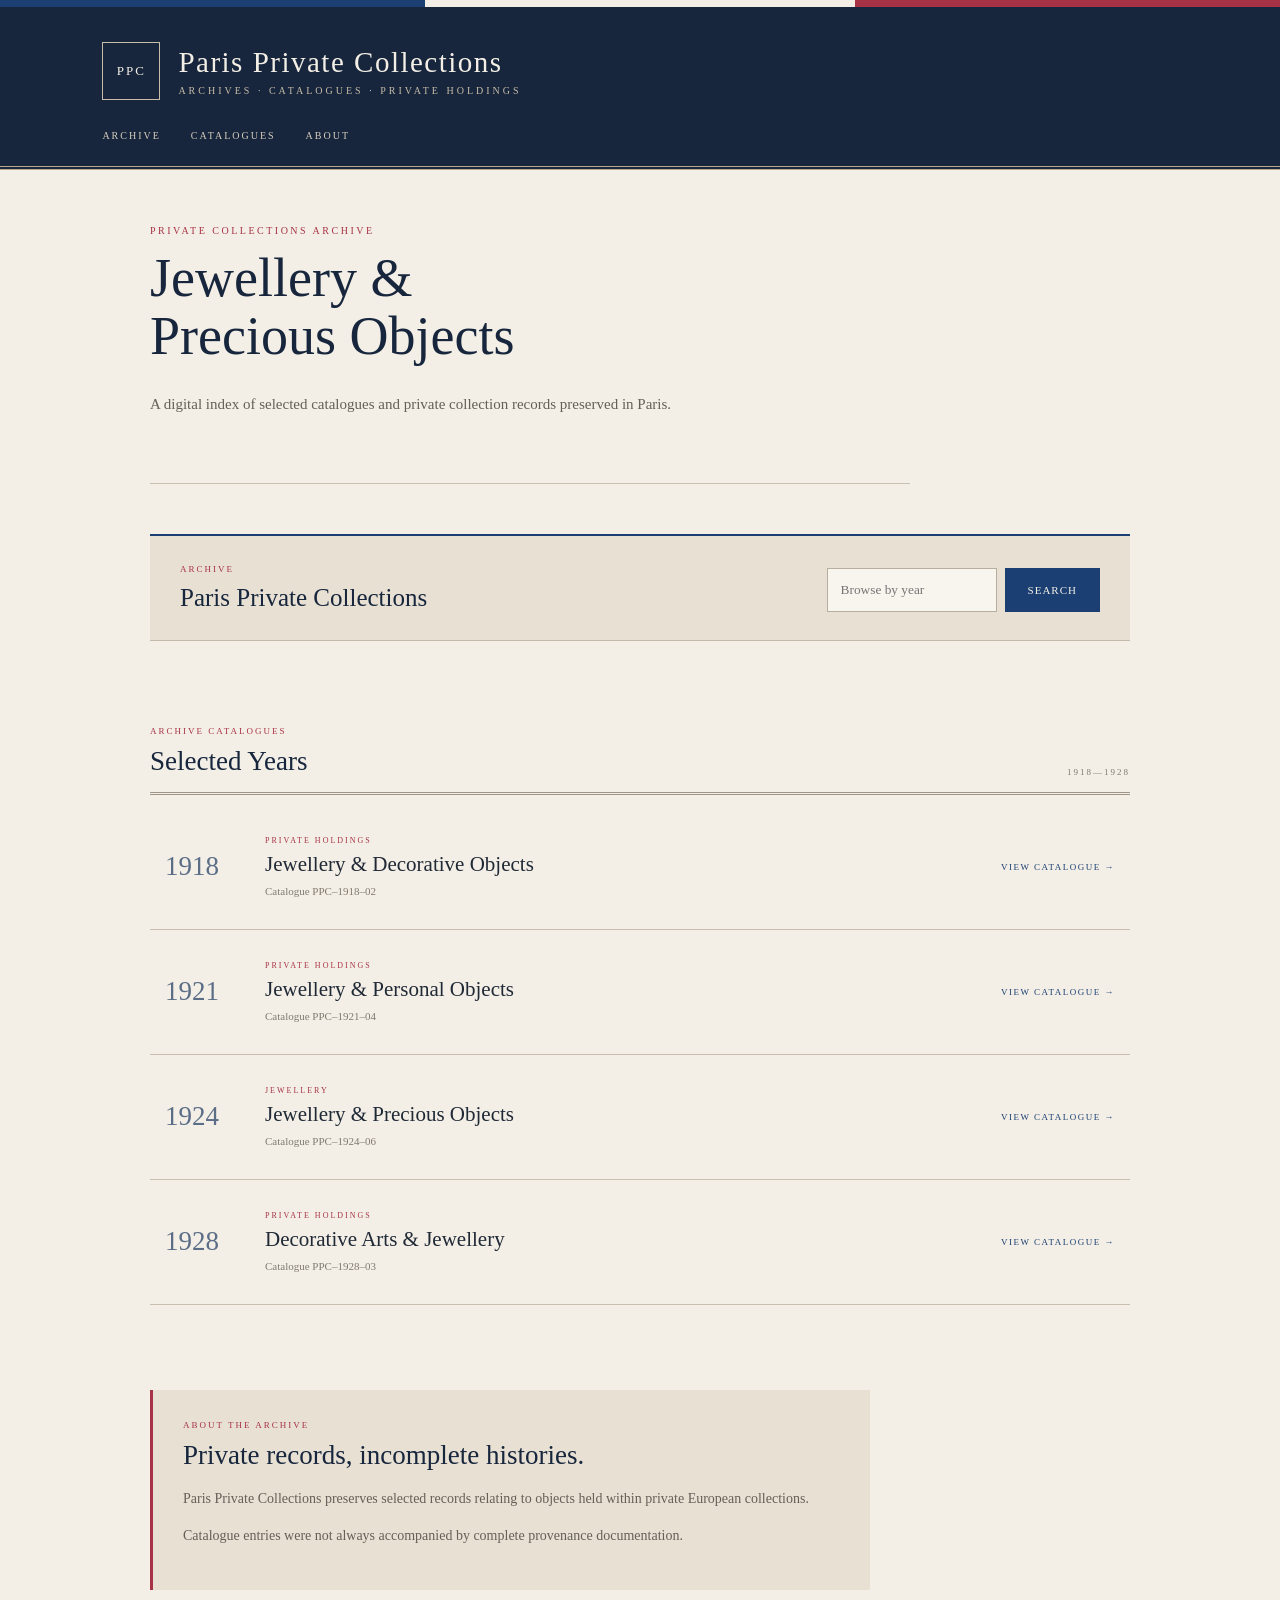
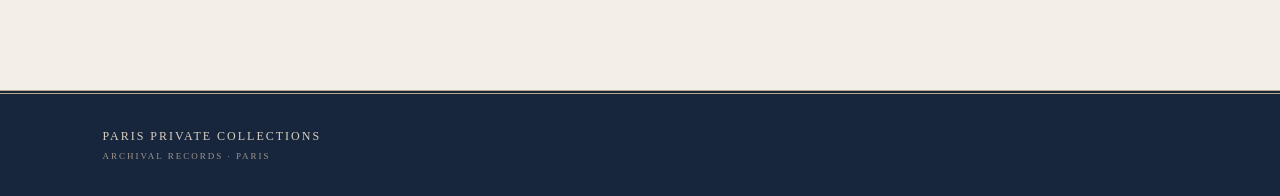
<file: index.html>
<!DOCTYPE html>
<html lang="en">

<head>
    <meta charset="UTF-8">
    <meta name="viewport" content="width=device-width, initial-scale=1.0">

    <title>Paris Private Collections</title>

    <link rel="stylesheet" href="style.css">
</head>

<body>

<header>

    <div class="tricolour-line">
        <span class="blue"></span>
        <span class="white"></span>
        <span class="red"></span>
    </div>

    <div class="header-content">

        <div class="archive-mark">
            PPC
        </div>

        <div>
            <h1>Paris Private Collections</h1>

            <p>
                ARCHIVES · CATALOGUES · PRIVATE HOLDINGS
            </p>
        </div>

    </div>

    <nav>
        <a href="index.html">ARCHIVE</a>
        <a href="#catalogues">CATALOGUES</a>
        <a href="#about">ABOUT</a>
    </nav>

</header>


<main>

    <section class="hero">

        <p class="eyebrow">
            PRIVATE COLLECTIONS ARCHIVE
        </p>

        <h2>
            Jewellery &amp;<br>
            Precious Objects
        </h2>

        <p class="hero-text">
            A digital index of selected catalogues and private
            collection records preserved in Paris.
        </p>

    </section>


    <section class="search-panel">

        <div>

            <p class="label">
                ARCHIVE
            </p>

            <h3>
                Paris Private Collections
            </h3>

        </div>


        <div class="search-box">

            <input
                type="text"
                id="yearInput"
                placeholder="Browse by year"
            >

            <button onclick="searchYear()">
                SEARCH
            </button>

        </div>

    </section>


    <p id="searchMessage" class="search-message"></p>


    <section class="catalogues" id="catalogues">

        <div class="section-heading">

            <div>

                <p class="label">
                    ARCHIVE CATALOGUES
                </p>

                <h3>
                    Selected Years
                </h3>

            </div>

            <span>
                1918—1928
            </span>

        </div>


        <div class="catalogue-list">


            <article class="catalogue-entry">

                <div class="catalogue-year">
                    1918
                </div>

                <div class="catalogue-info">

                    <p class="category">
                        PRIVATE HOLDINGS
                    </p>

                    <h4>
                        Jewellery &amp; Decorative Objects
                    </h4>

                    <span>
                        Catalogue PPC–1918–02
                    </span>

                </div>

                <a href="catalogue-1918.html">
                    VIEW CATALOGUE →
                </a>

            </article>


            <article class="catalogue-entry">

                <div class="catalogue-year">
                    1921
                </div>

                <div class="catalogue-info">

                    <p class="category">
                        PRIVATE HOLDINGS
                    </p>

                    <h4>
                        Jewellery &amp; Personal Objects
                    </h4>

                    <span>
                        Catalogue PPC–1921–04
                    </span>

                </div>

                <a href="catalogue-1921.html">
                    VIEW CATALOGUE →
                </a>

            </article>


            <article class="catalogue-entry">

                <div class="catalogue-year">
                    1924
                </div>

                <div class="catalogue-info">

                    <p class="category">
                        JEWELLERY
                    </p>

                    <h4>
                        Jewellery &amp; Precious Objects
                    </h4>

                    <span>
                        Catalogue PPC–1924–06
                    </span>

                </div>

                <a href="catalogue-1924.html">
                    VIEW CATALOGUE →
                </a>

            </article>


            <article class="catalogue-entry">

                <div class="catalogue-year">
                    1928
                </div>

                <div class="catalogue-info">

                    <p class="category">
                        PRIVATE HOLDINGS
                    </p>

                    <h4>
                        Decorative Arts &amp; Jewellery
                    </h4>

                    <span>
                        Catalogue PPC–1928–03
                    </span>

                </div>

                <a href="catalogue-1928.html">
                    VIEW CATALOGUE →
                </a>

            </article>


        </div>

    </section>


    <section class="about" id="about">

        <p class="label">
            ABOUT THE ARCHIVE
        </p>

        <h3>
            Private records, incomplete histories.
        </h3>

        <p>
            Paris Private Collections preserves selected records
            relating to objects held within private European
            collections.
        </p>

        <p>
            Catalogue entries were not always accompanied by
            complete provenance documentation.
        </p>

    </section>

</main>


<footer>

    <div>
        PARIS PRIVATE COLLECTIONS
    </div>

    <span>
        ARCHIVAL RECORDS · PARIS
    </span>

</footer>


<script>

function searchYear() {

    const year =
        document.getElementById("yearInput").value.trim();

    const message =
        document.getElementById("searchMessage");


    if (year === "1918") {

        window.location.href = "catalogue-1918.html";

    }

    else if (year === "1921") {

        window.location.href = "catalogue-1921.html";

    }

    else if (year === "1924") {

        window.location.href = "catalogue-1924.html";

    }

    else if (year === "1928") {

        window.location.href = "catalogue-1928.html";

    }

    else {

        message.textContent =
            "No catalogue was found for that year.";

    }

}

</script>

</body>
</html>
</file>
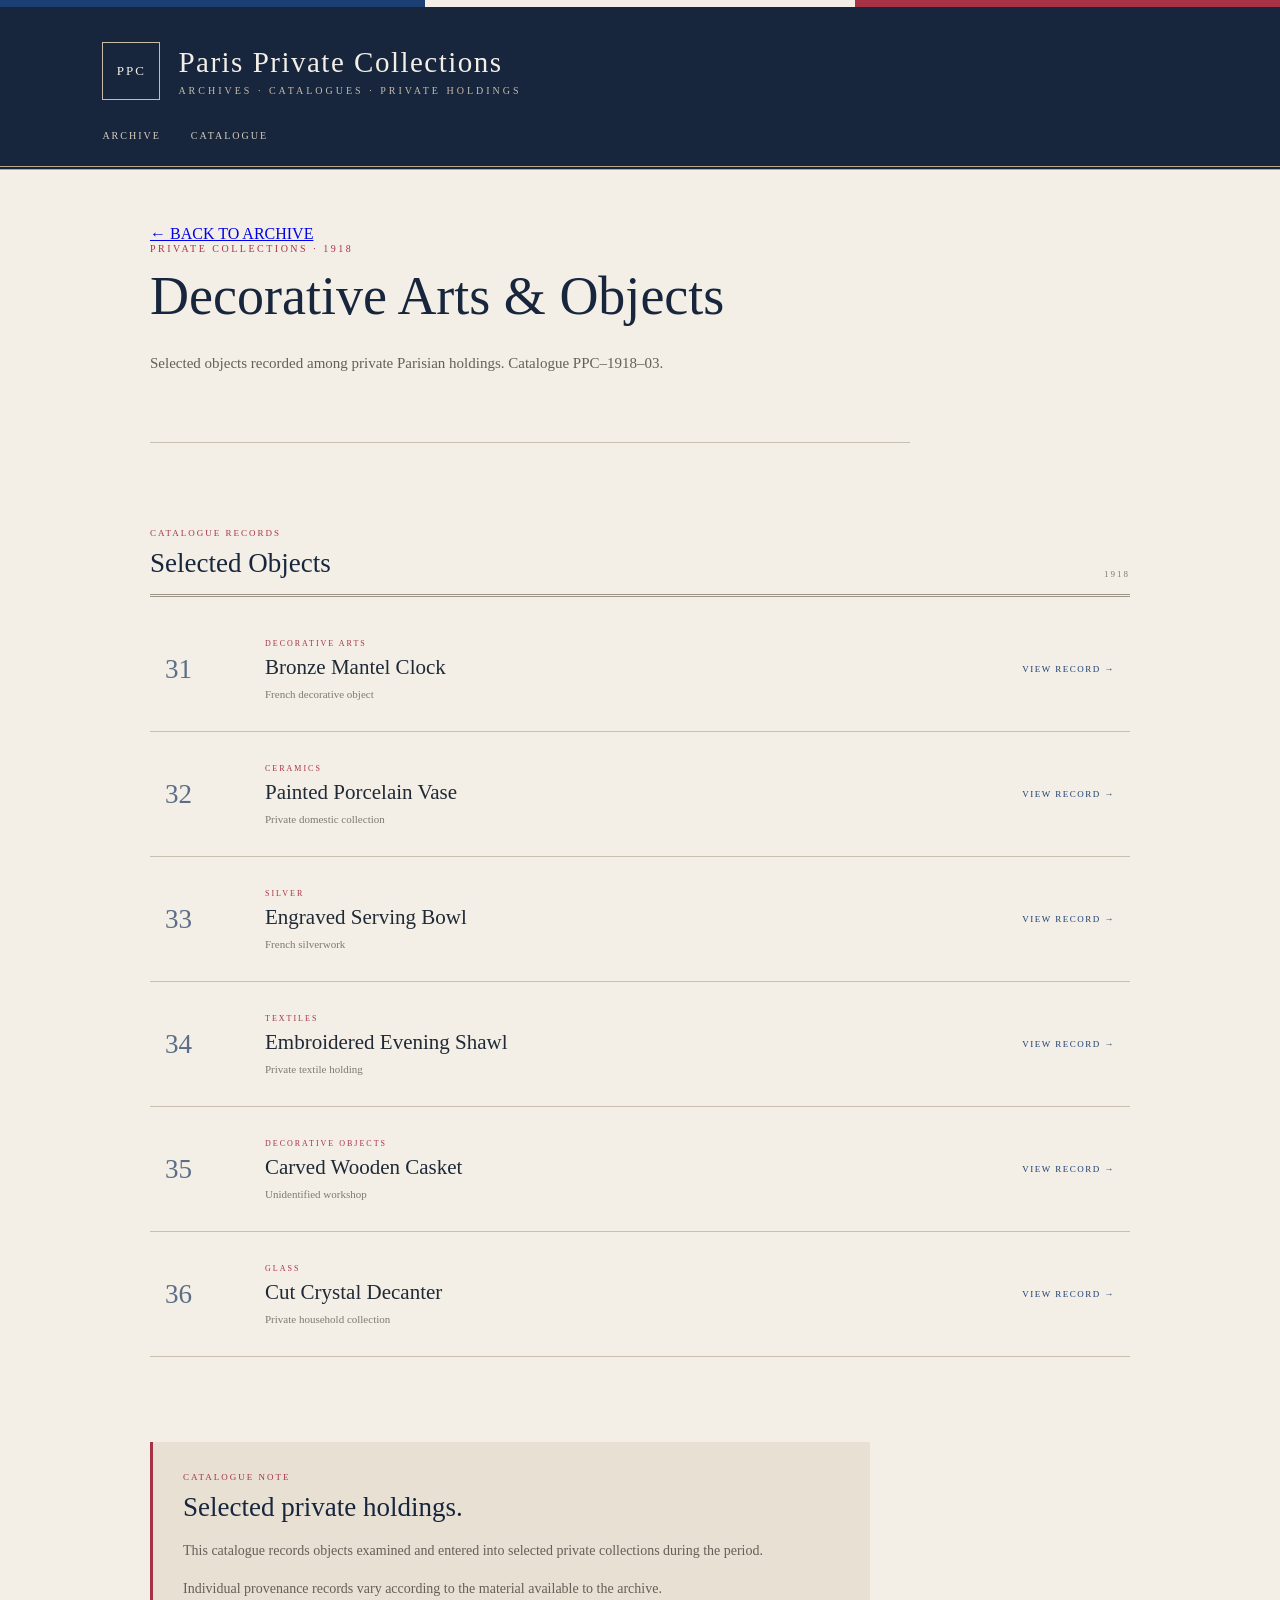
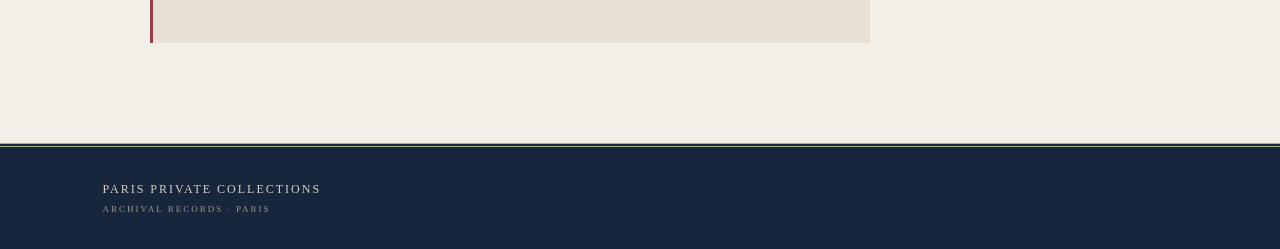
<file: catalogue-1918.html>
<!DOCTYPE html>
<html lang="en">
<head>
    <meta charset="UTF-8">
    <meta name="viewport" content="width=device-width, initial-scale=1.0">
    <title>Paris Private Collections — 1918 Catalogue</title>
    <link rel="stylesheet" href="style.css">
</head>

<body>

<header>
    <div class="tricolour-line">
        <span class="blue"></span>
        <span class="white"></span>
        <span class="red"></span>
    </div>

    <div class="header-content">
        <div class="archive-mark">PPC</div>
        <div>
            <h1>Paris Private Collections</h1>
            <p>ARCHIVES · CATALOGUES · PRIVATE HOLDINGS</p>
        </div>
    </div>

    <nav>
        <a href="index.html">ARCHIVE</a>
        <a href="index.html#catalogues">CATALOGUE</a>
    </nav>
</header>

<main>

    <div class="back-link">
        <a href="index.html">← BACK TO ARCHIVE</a>
    </div>

    <section class="hero">
        <p class="eyebrow">PRIVATE COLLECTIONS · 1918</p>
        <h2>Decorative Arts &amp; Objects</h2>
        <p class="hero-text">
            Selected objects recorded among private Parisian holdings.
            Catalogue PPC–1918–03.
        </p>
    </section>

    <section class="catalogues">

        <div class="section-heading">
            <div>
                <p class="label">CATALOGUE RECORDS</p>
                <h3>Selected Objects</h3>
            </div>
            <span>1918</span>
        </div>

        <div class="catalogue-list">

            <article class="catalogue-entry">
                <div class="catalogue-year">31</div>
                <div class="catalogue-info">
                    <p class="category">DECORATIVE ARTS</p>
                    <h4>Bronze Mantel Clock</h4>
                    <span>French decorative object</span>
                </div>
                <a href="#">VIEW RECORD →</a>
            </article>

            <article class="catalogue-entry">
                <div class="catalogue-year">32</div>
                <div class="catalogue-info">
                    <p class="category">CERAMICS</p>
                    <h4>Painted Porcelain Vase</h4>
                    <span>Private domestic collection</span>
                </div>
                <a href="#">VIEW RECORD →</a>
            </article>

            <article class="catalogue-entry">
                <div class="catalogue-year">33</div>
                <div class="catalogue-info">
                    <p class="category">SILVER</p>
                    <h4>Engraved Serving Bowl</h4>
                    <span>French silverwork</span>
                </div>
                <a href="#">VIEW RECORD →</a>
            </article>

            <article class="catalogue-entry">
                <div class="catalogue-year">34</div>
                <div class="catalogue-info">
                    <p class="category">TEXTILES</p>
                    <h4>Embroidered Evening Shawl</h4>
                    <span>Private textile holding</span>
                </div>
                <a href="#">VIEW RECORD →</a>
            </article>

            <article class="catalogue-entry">
                <div class="catalogue-year">35</div>
                <div class="catalogue-info">
                    <p class="category">DECORATIVE OBJECTS</p>
                    <h4>Carved Wooden Casket</h4>
                    <span>Unidentified workshop</span>
                </div>
                <a href="#">VIEW RECORD →</a>
            </article>

            <article class="catalogue-entry">
                <div class="catalogue-year">36</div>
                <div class="catalogue-info">
                    <p class="category">GLASS</p>
                    <h4>Cut Crystal Decanter</h4>
                    <span>Private household collection</span>
                </div>
                <a href="#">VIEW RECORD →</a>
            </article>

        </div>

    </section>

    <section class="about">
        <p class="label">CATALOGUE NOTE</p>
        <h3>Selected private holdings.</h3>
        <p>
            This catalogue records objects examined and entered into
            selected private collections during the period.
        </p>
        <p>
            Individual provenance records vary according to the material
            available to the archive.
        </p>
    </section>

</main>

<footer>
    <div>PARIS PRIVATE COLLECTIONS</div>
    <span>ARCHIVAL RECORDS · PARIS</span>
</footer>

</body>
</html>
</file>
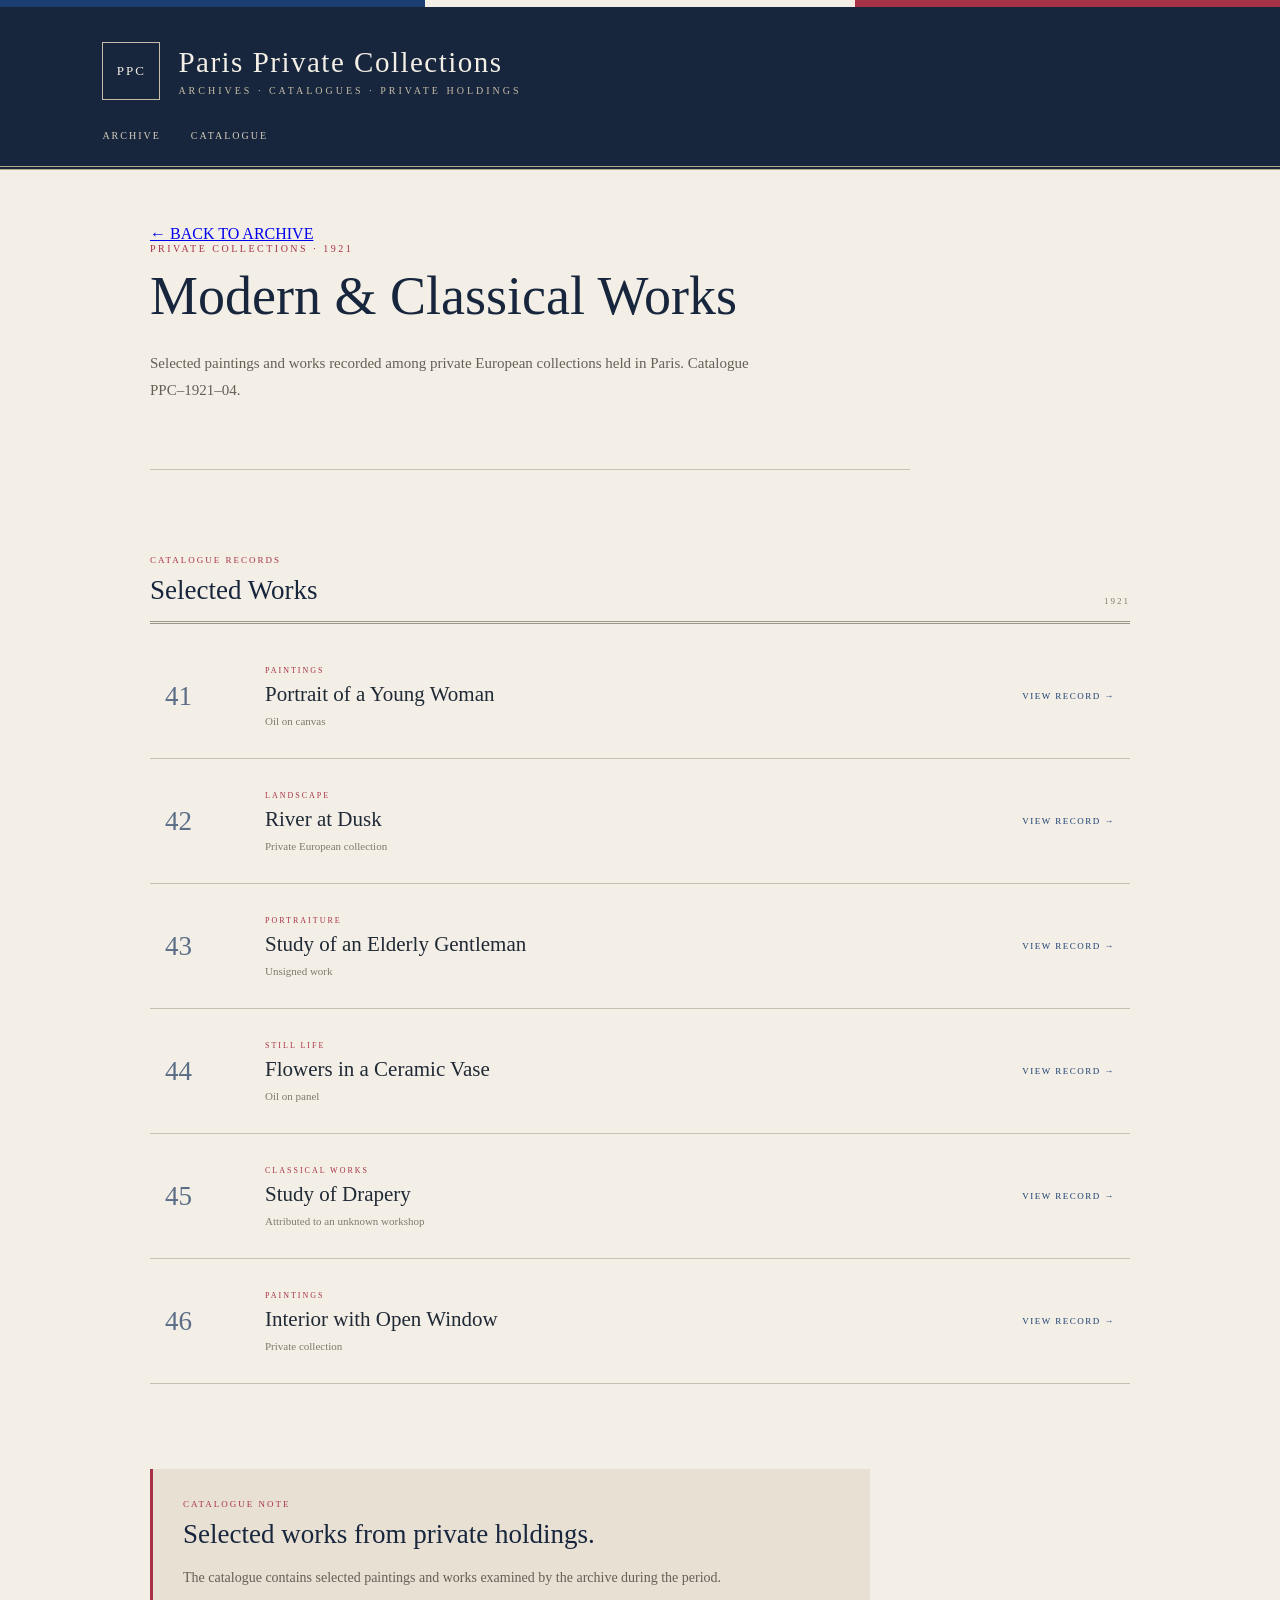
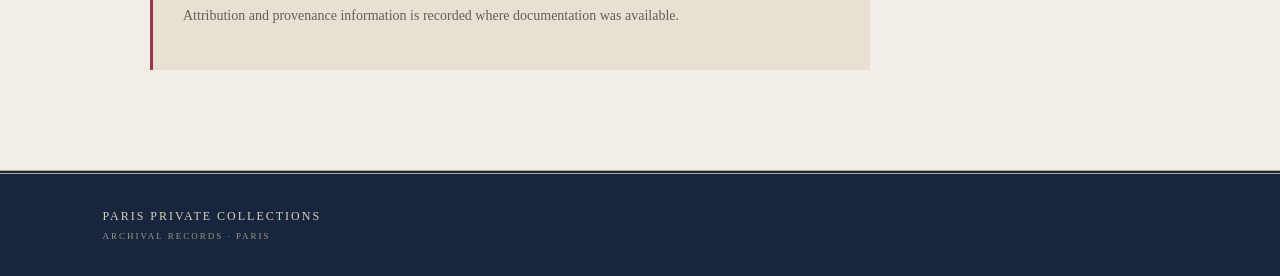
<file: catalogue-1921.html>
<!DOCTYPE html>
<html lang="en">
<head>
    <meta charset="UTF-8">
    <meta name="viewport" content="width=device-width, initial-scale=1.0">
    <title>Paris Private Collections — 1921 Catalogue</title>
    <link rel="stylesheet" href="style.css">
</head>

<body>

<header>
    <div class="tricolour-line">
        <span class="blue"></span>
        <span class="white"></span>
        <span class="red"></span>
    </div>

    <div class="header-content">
        <div class="archive-mark">PPC</div>
        <div>
            <h1>Paris Private Collections</h1>
            <p>ARCHIVES · CATALOGUES · PRIVATE HOLDINGS</p>
        </div>
    </div>

    <nav>
        <a href="index.html">ARCHIVE</a>
        <a href="index.html#catalogues">CATALOGUE</a>
    </nav>
</header>

<main>

    <div class="back-link">
        <a href="index.html">← BACK TO ARCHIVE</a>
    </div>

    <section class="hero">
        <p class="eyebrow">PRIVATE COLLECTIONS · 1921</p>
        <h2>Modern &amp; Classical Works</h2>
        <p class="hero-text">
            Selected paintings and works recorded among private European
            collections held in Paris.
            Catalogue PPC–1921–04.
        </p>
    </section>

    <section class="catalogues">

        <div class="section-heading">
            <div>
                <p class="label">CATALOGUE RECORDS</p>
                <h3>Selected Works</h3>
            </div>
            <span>1921</span>
        </div>

        <div class="catalogue-list">

            <article class="catalogue-entry">
                <div class="catalogue-year">41</div>
                <div class="catalogue-info">
                    <p class="category">PAINTINGS</p>
                    <h4>Portrait of a Young Woman</h4>
                    <span>Oil on canvas</span>
                </div>
                <a href="#">VIEW RECORD →</a>
            </article>

            <article class="catalogue-entry">
                <div class="catalogue-year">42</div>
                <div class="catalogue-info">
                    <p class="category">LANDSCAPE</p>
                    <h4>River at Dusk</h4>
                    <span>Private European collection</span>
                </div>
                <a href="#">VIEW RECORD →</a>
            </article>

            <article class="catalogue-entry">
                <div class="catalogue-year">43</div>
                <div class="catalogue-info">
                    <p class="category">PORTRAITURE</p>
                    <h4>Study of an Elderly Gentleman</h4>
                    <span>Unsigned work</span>
                </div>
                <a href="#">VIEW RECORD →</a>
            </article>

            <article class="catalogue-entry">
                <div class="catalogue-year">44</div>
                <div class="catalogue-info">
                    <p class="category">STILL LIFE</p>
                    <h4>Flowers in a Ceramic Vase</h4>
                    <span>Oil on panel</span>
                </div>
                <a href="#">VIEW RECORD →</a>
            </article>

            <article class="catalogue-entry">
                <div class="catalogue-year">45</div>
                <div class="catalogue-info">
                    <p class="category">CLASSICAL WORKS</p>
                    <h4>Study of Drapery</h4>
                    <span>Attributed to an unknown workshop</span>
                </div>
                <a href="#">VIEW RECORD →</a>
            </article>

            <article class="catalogue-entry">
                <div class="catalogue-year">46</div>
                <div class="catalogue-info">
                    <p class="category">PAINTINGS</p>
                    <h4>Interior with Open Window</h4>
                    <span>Private collection</span>
                </div>
                <a href="#">VIEW RECORD →</a>
            </article>

        </div>

    </section>

    <section class="about">
        <p class="label">CATALOGUE NOTE</p>
        <h3>Selected works from private holdings.</h3>
        <p>
            The catalogue contains selected paintings and works examined
            by the archive during the period.
        </p>
        <p>
            Attribution and provenance information is recorded where
            documentation was available.
        </p>
    </section>

</main>

<footer>
    <div>PARIS PRIVATE COLLECTIONS</div>
    <span>ARCHIVAL RECORDS · PARIS</span>
</footer>

</body>
</html>
</file>
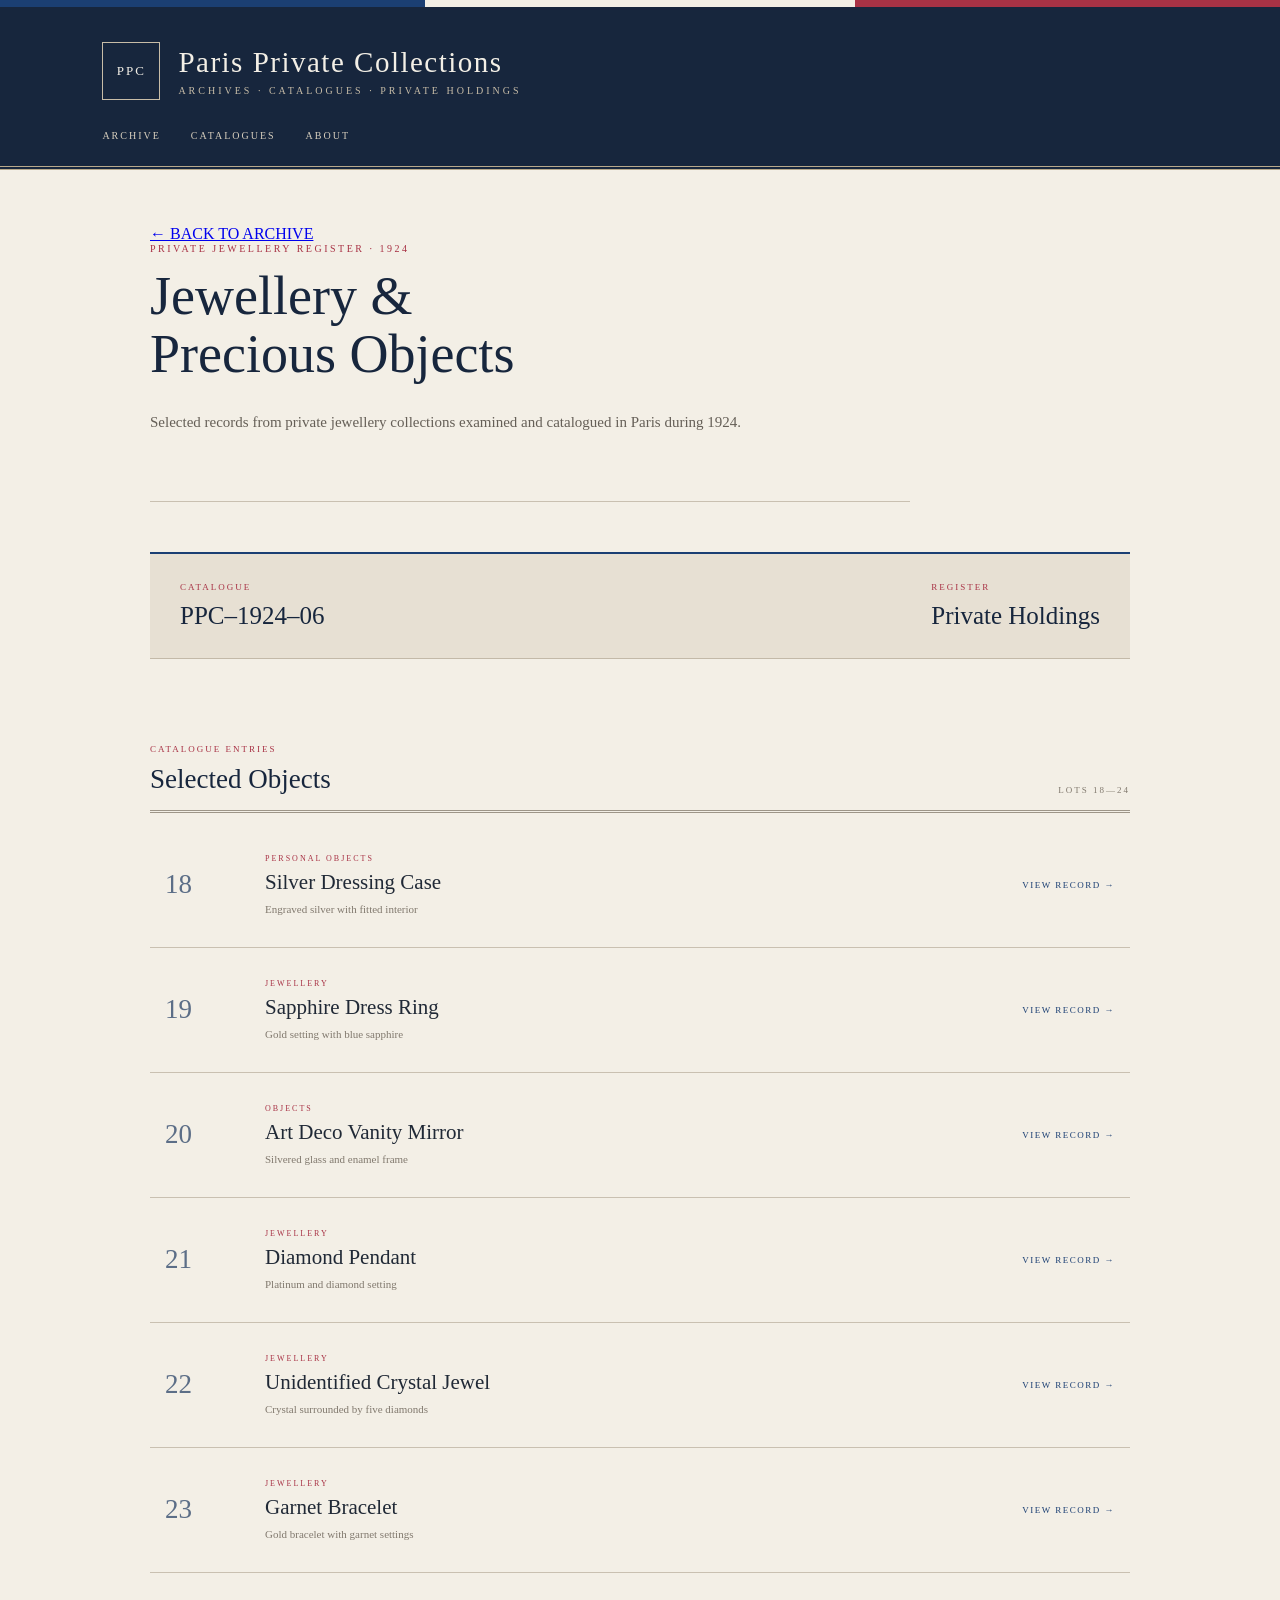
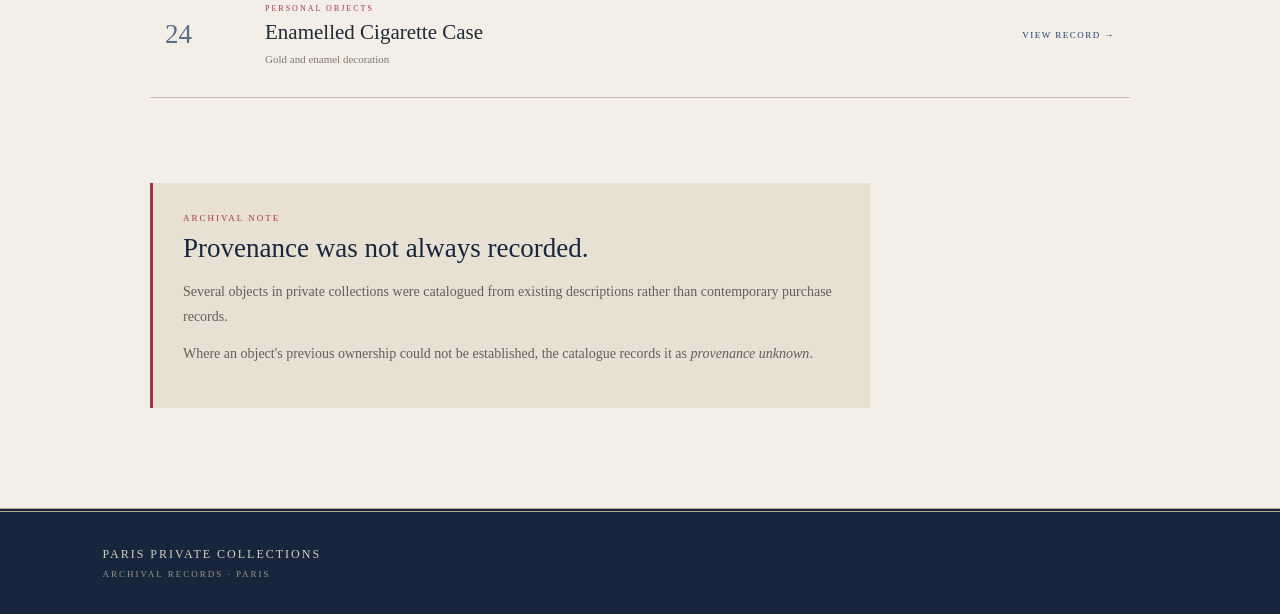
<file: catalogue-1924.html>
<!DOCTYPE html>
<html lang="en">

<head>

    <meta charset="UTF-8">

    <meta name="viewport"
          content="width=device-width, initial-scale=1.0">

    <title>
        Catalogue PPC–1924–06 — Paris Private Collections
    </title>

    <link rel="stylesheet" href="style.css">

</head>


<body>


<header>

    <div class="tricolour-line">
        <span class="blue"></span>
        <span class="white"></span>
        <span class="red"></span>
    </div>


    <div class="header-content">

        <div class="archive-mark">
            PPC
        </div>

        <div>

            <h1>
                Paris Private Collections
            </h1>

            <p>
                ARCHIVES · CATALOGUES · PRIVATE HOLDINGS
            </p>

        </div>

    </div>


    <nav>

        <a href="index.html">
            ARCHIVE
        </a>

        <a href="index.html#catalogues">
            CATALOGUES
        </a>

        <a href="index.html#about">
            ABOUT
        </a>

    </nav>

</header>


<main>


    <div class="back-link">

        <a href="index.html">
            ← BACK TO ARCHIVE
        </a>

    </div>


    <section class="hero">

        <p class="eyebrow">
            PRIVATE JEWELLERY REGISTER · 1924
        </p>

        <h2>
            Jewellery &amp;<br>
            Precious Objects
        </h2>

        <p class="hero-text">
            Selected records from private jewellery collections
            examined and catalogued in Paris during 1924.
        </p>

    </section>


    <section class="search-panel">

        <div>

            <p class="label">
                CATALOGUE
            </p>

            <h3>
                PPC–1924–06
            </h3>

        </div>


        <div>

            <p class="label">
                REGISTER
            </p>

            <h3>
                Private Holdings
            </h3>

        </div>

    </section>


    <section class="catalogues">


        <div class="section-heading">

            <div>

                <p class="label">
                    CATALOGUE ENTRIES
                </p>

                <h3>
                    Selected Objects
                </h3>

            </div>

            <span>
                LOTS 18—24
            </span>

        </div>


        <div class="catalogue-list">


            <article class="catalogue-entry">

                <div class="catalogue-year">
                    18
                </div>

                <div class="catalogue-info">

                    <p class="category">
                        PERSONAL OBJECTS
                    </p>

                    <h4>
                        Silver Dressing Case
                    </h4>

                    <span>
                        Engraved silver with fitted interior
                    </span>

                </div>

                <a href="record-1924.html?lot=18">
                    VIEW RECORD →
                </a>

            </article>


            <article class="catalogue-entry">

                <div class="catalogue-year">
                    19
                </div>

                <div class="catalogue-info">

                    <p class="category">
                        JEWELLERY
                    </p>

                    <h4>
                        Sapphire Dress Ring
                    </h4>

                    <span>
                        Gold setting with blue sapphire
                    </span>

                </div>

                <a href="record-1924.html?lot=19">
                    VIEW RECORD →
                </a>

            </article>


            <article class="catalogue-entry">

                <div class="catalogue-year">
                    20
                </div>

                <div class="catalogue-info">

                    <p class="category">
                        OBJECTS
                    </p>

                    <h4>
                        Art Deco Vanity Mirror
                    </h4>

                    <span>
                        Silvered glass and enamel frame
                    </span>

                </div>

                <a href="record-1924.html?lot=20">
                    VIEW RECORD →
                </a>

            </article>


            <article class="catalogue-entry">

                <div class="catalogue-year">
                    21
                </div>

                <div class="catalogue-info">

                    <p class="category">
                        JEWELLERY
                    </p>

                    <h4>
                        Diamond Pendant
                    </h4>

                    <span>
                        Platinum and diamond setting
                    </span>

                </div>

                <a href="record-1924.html?lot=21">
                    VIEW RECORD →
                </a>

            </article>


            <article class="catalogue-entry">

                <div class="catalogue-year">
                    22
                </div>

                <div class="catalogue-info">

                    <p class="category">
                        JEWELLERY
                    </p>

                    <h4>
                        Unidentified Crystal Jewel
                    </h4>

                    <span>
                        Crystal surrounded by five diamonds
                    </span>

                </div>

                <a href="record-1924.html?lot=22">
                    VIEW RECORD →
                </a>

            </article>


            <article class="catalogue-entry">

                <div class="catalogue-year">
                    23
                </div>

                <div class="catalogue-info">

                    <p class="category">
                        JEWELLERY
                    </p>

                    <h4>
                        Garnet Bracelet
                    </h4>

                    <span>
                        Gold bracelet with garnet settings
                    </span>

                </div>

                <a href="record-1924.html?lot=23">
                    VIEW RECORD →
                </a>

            </article>


            <article class="catalogue-entry">

                <div class="catalogue-year">
                    24
                </div>

                <div class="catalogue-info">

                    <p class="category">
                        PERSONAL OBJECTS
                    </p>

                    <h4>
                        Enamelled Cigarette Case
                    </h4>

                    <span>
                        Gold and enamel decoration
                    </span>

                </div>

                <a href="record-1924.html?lot=24">
                    VIEW RECORD →
                </a>

            </article>


        </div>

    </section>


    <section class="about">

        <p class="label">
            ARCHIVAL NOTE
        </p>

        <h3>
            Provenance was not always recorded.
        </h3>

        <p>
            Several objects in private collections were catalogued
            from existing descriptions rather than contemporary
            purchase records.
        </p>

        <p>
            Where an object's previous ownership could not be
            established, the catalogue records it as
            <em>provenance unknown</em>.
        </p>

    </section>


</main>


<footer>

    <div>
        PARIS PRIVATE COLLECTIONS
    </div>

    <span>
        ARCHIVAL RECORDS · PARIS
    </span>

</footer>


</body>
</html>
</file>
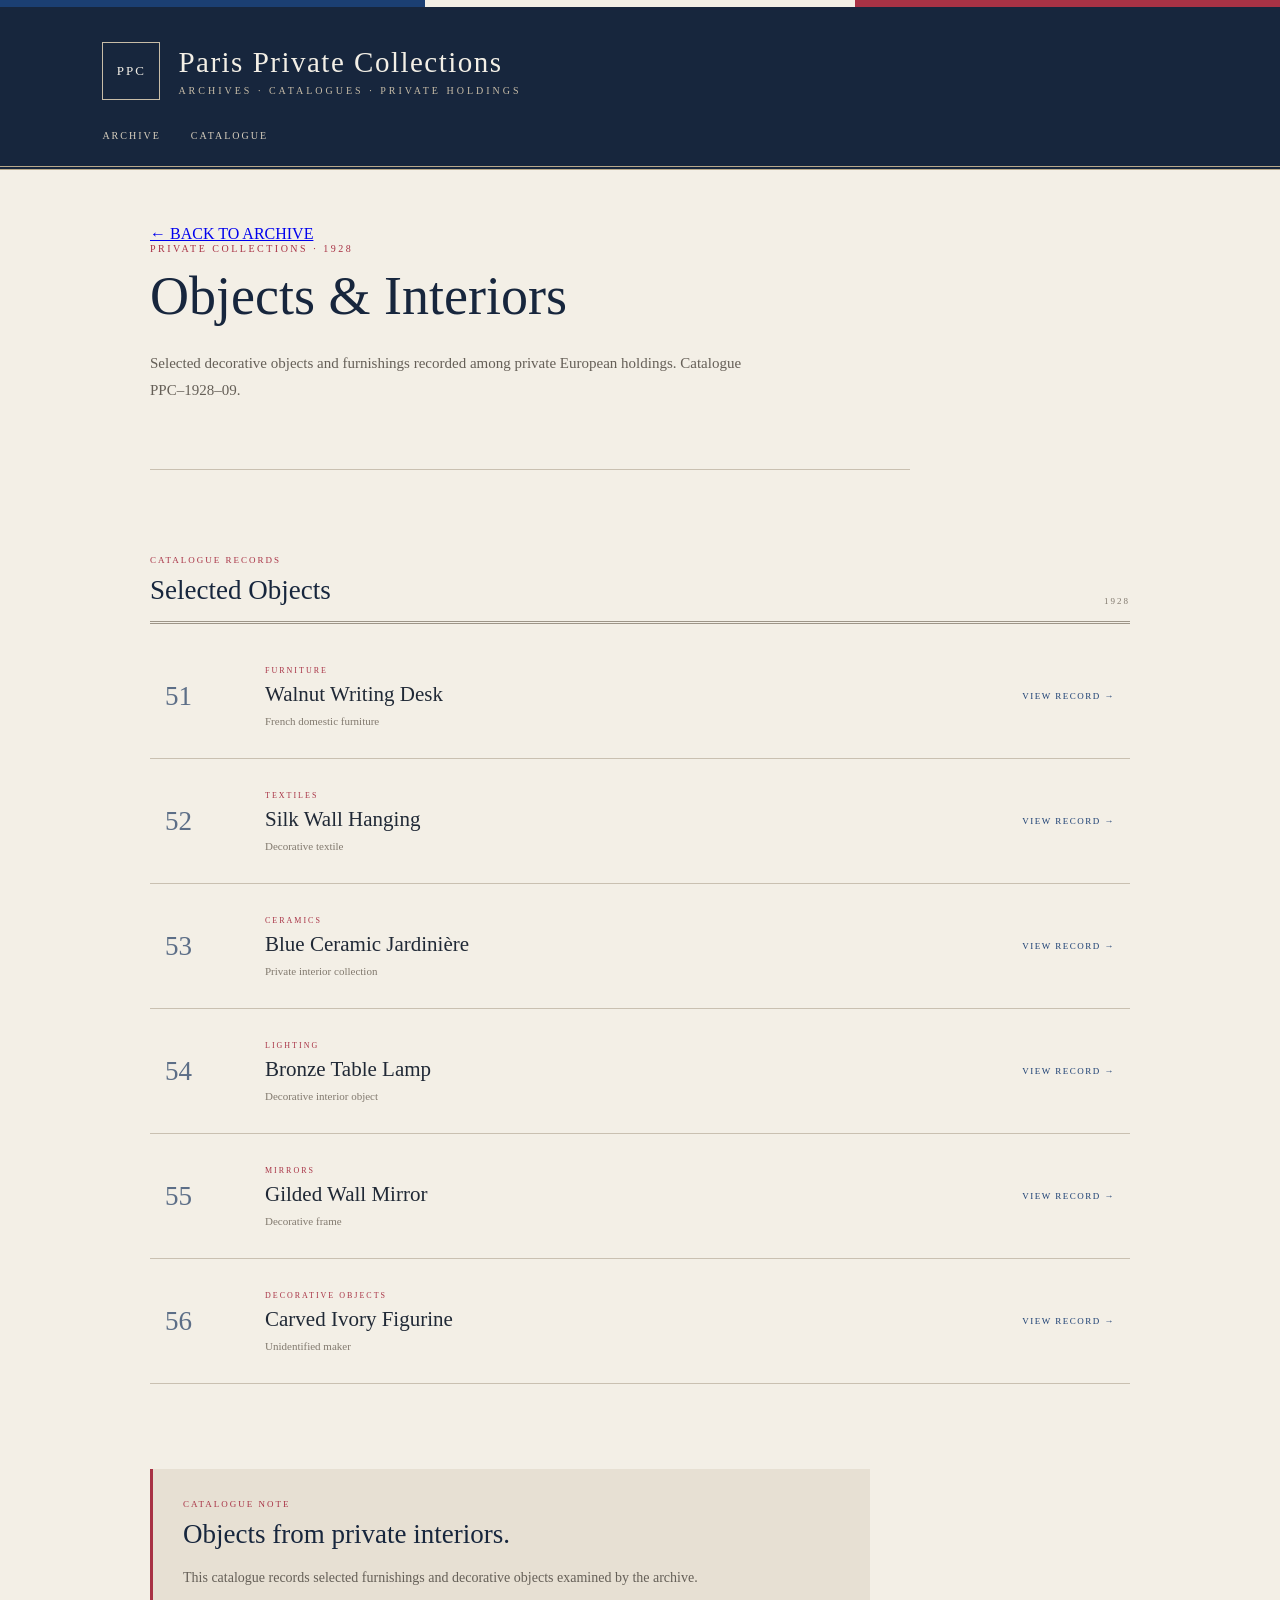
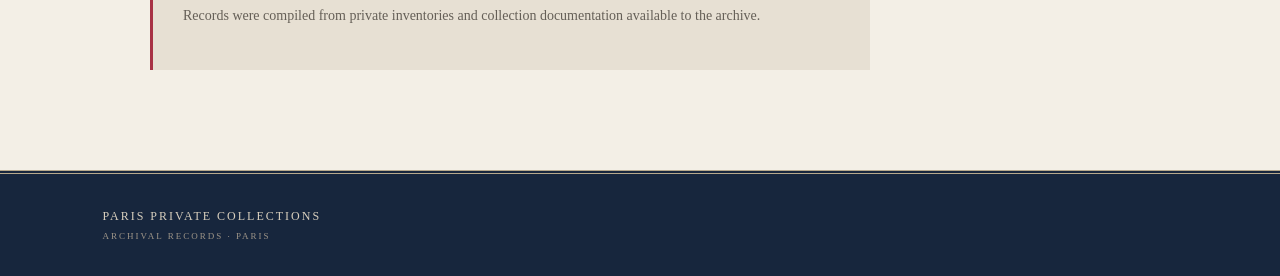
<file: catalogue-1928.html>
<!DOCTYPE html>
<html lang="en">
<head>
    <meta charset="UTF-8">
    <meta name="viewport" content="width=device-width, initial-scale=1.0">
    <title>Paris Private Collections — 1928 Catalogue</title>
    <link rel="stylesheet" href="style.css">
</head>

<body>

<header>
    <div class="tricolour-line">
        <span class="blue"></span>
        <span class="white"></span>
        <span class="red"></span>
    </div>

    <div class="header-content">
        <div class="archive-mark">PPC</div>
        <div>
            <h1>Paris Private Collections</h1>
            <p>ARCHIVES · CATALOGUES · PRIVATE HOLDINGS</p>
        </div>
    </div>

    <nav>
        <a href="index.html">ARCHIVE</a>
        <a href="index.html#catalogues">CATALOGUE</a>
    </nav>
</header>

<main>

    <div class="back-link">
        <a href="index.html">← BACK TO ARCHIVE</a>
    </div>

    <section class="hero">
        <p class="eyebrow">PRIVATE COLLECTIONS · 1928</p>
        <h2>Objects &amp; Interiors</h2>
        <p class="hero-text">
            Selected decorative objects and furnishings recorded among
            private European holdings.
            Catalogue PPC–1928–09.
        </p>
    </section>

    <section class="catalogues">

        <div class="section-heading">
            <div>
                <p class="label">CATALOGUE RECORDS</p>
                <h3>Selected Objects</h3>
            </div>
            <span>1928</span>
        </div>

        <div class="catalogue-list">

            <article class="catalogue-entry">
                <div class="catalogue-year">51</div>
                <div class="catalogue-info">
                    <p class="category">FURNITURE</p>
                    <h4>Walnut Writing Desk</h4>
                    <span>French domestic furniture</span>
                </div>
                <a href="#">VIEW RECORD →</a>
            </article>

            <article class="catalogue-entry">
                <div class="catalogue-year">52</div>
                <div class="catalogue-info">
                    <p class="category">TEXTILES</p>
                    <h4>Silk Wall Hanging</h4>
                    <span>Decorative textile</span>
                </div>
                <a href="#">VIEW RECORD →</a>
            </article>

            <article class="catalogue-entry">
                <div class="catalogue-year">53</div>
                <div class="catalogue-info">
                    <p class="category">CERAMICS</p>
                    <h4>Blue Ceramic Jardinière</h4>
                    <span>Private interior collection</span>
                </div>
                <a href="#">VIEW RECORD →</a>
            </article>

            <article class="catalogue-entry">
                <div class="catalogue-year">54</div>
                <div class="catalogue-info">
                    <p class="category">LIGHTING</p>
                    <h4>Bronze Table Lamp</h4>
                    <span>Decorative interior object</span>
                </div>
                <a href="#">VIEW RECORD →</a>
            </article>

            <article class="catalogue-entry">
                <div class="catalogue-year">55</div>
                <div class="catalogue-info">
                    <p class="category">MIRRORS</p>
                    <h4>Gilded Wall Mirror</h4>
                    <span>Decorative frame</span>
                </div>
                <a href="#">VIEW RECORD →</a>
            </article>

            <article class="catalogue-entry">
                <div class="catalogue-year">56</div>
                <div class="catalogue-info">
                    <p class="category">DECORATIVE OBJECTS</p>
                    <h4>Carved Ivory Figurine</h4>
                    <span>Unidentified maker</span>
                </div>
                <a href="#">VIEW RECORD →</a>
            </article>

        </div>

    </section>

    <section class="about">
        <p class="label">CATALOGUE NOTE</p>
        <h3>Objects from private interiors.</h3>
        <p>
            This catalogue records selected furnishings and decorative
            objects examined by the archive.
        </p>
        <p>
            Records were compiled from private inventories and collection
            documentation available to the archive.
        </p>
    </section>

</main>

<footer>
    <div>PARIS PRIVATE COLLECTIONS</div>
    <span>ARCHIVAL RECORDS · PARIS</span>
</footer>

</body>
</html>
</file>
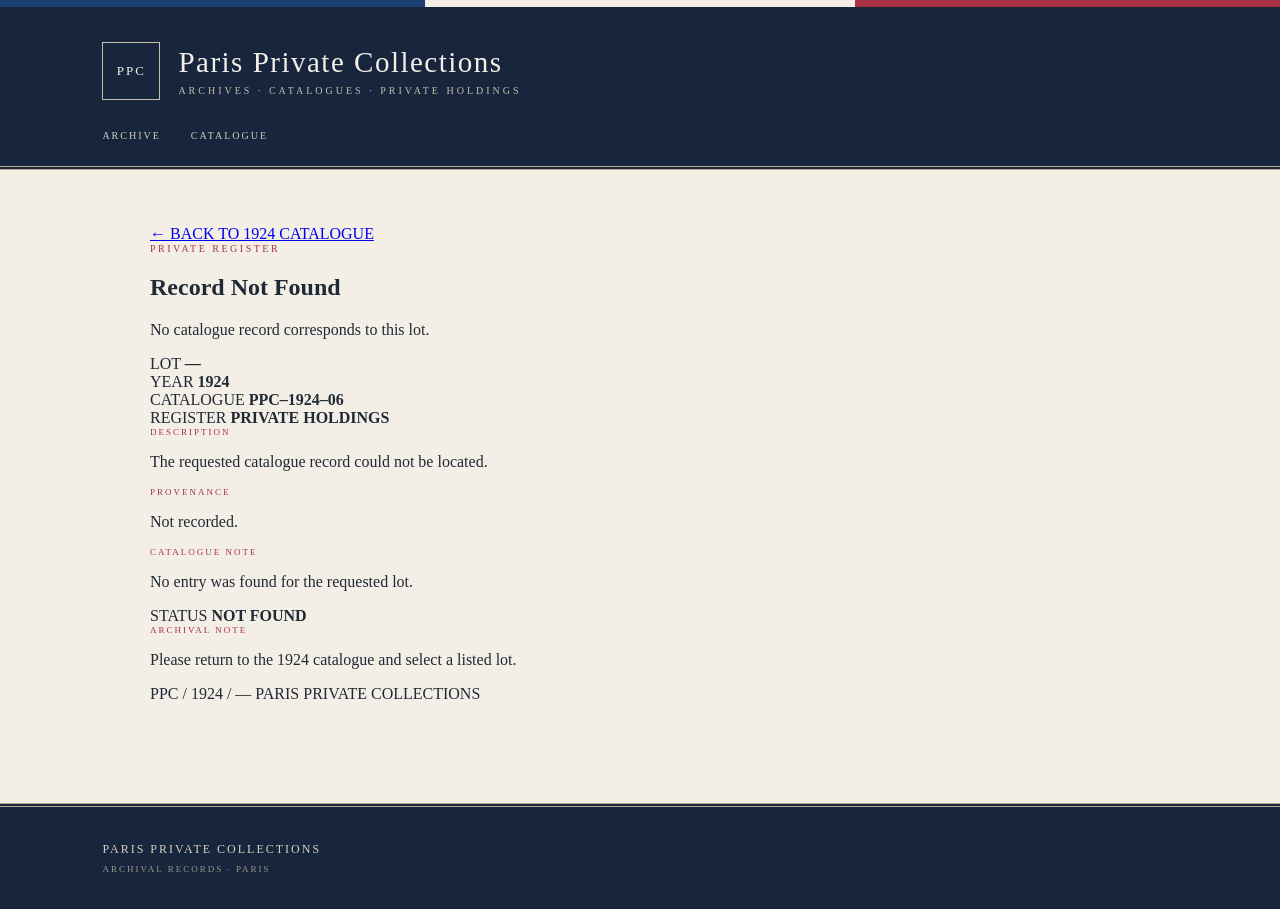
<file: record-1924-v2.html>
<!DOCTYPE html>
<html lang="en">

<head>
    <meta charset="UTF-8">
    <meta name="viewport" content="width=device-width, initial-scale=1.0">

    <title>Paris Private Collections — Record</title>

    <link rel="stylesheet" href="style.css">
</head>

<body>

<header>

    <div class="tricolour-line">
        <span class="blue"></span>
        <span class="white"></span>
        <span class="red"></span>
    </div>

    <div class="header-content">

        <div class="archive-mark">
            PPC
        </div>

        <div>
            <h1>Paris Private Collections</h1>
            <p>
                ARCHIVES · CATALOGUES · PRIVATE HOLDINGS
            </p>
        </div>

    </div>

    <nav>
        <a href="index.html">ARCHIVE</a>
        <a href="catalogue-1924.html">CATALOGUE</a>
    </nav>

</header>


<main>

    <div class="back-link">
        <a href="catalogue-1924.html">
            ← BACK TO 1924 CATALOGUE
        </a>
    </div>


    <section class="record-page">

        <div class="record-top">

            <div class="record-heading">

                <p class="eyebrow" id="category"></p>

                <h2 id="title"></h2>

                <p class="record-subtitle" id="subtitle"></p>

            </div>


            <div class="record-number">

                <span>LOT</span>

                <strong id="lotNumber"></strong>

            </div>

        </div>


        <div class="record-meta">

            <div>
                <span>YEAR</span>
                <strong>1924</strong>
            </div>

            <div>
                <span>CATALOGUE</span>
                <strong>PPC–1924–06</strong>
            </div>

            <div>
                <span>REGISTER</span>
                <strong>PRIVATE HOLDINGS</strong>
            </div>

        </div>


        <div class="record-divider"></div>


        <section class="record-section">

            <p class="label">
                DESCRIPTION
            </p>

            <p id="description"></p>

        </section>


        <section class="record-section">

            <p class="label">
                PROVENANCE
            </p>

            <p id="provenance"></p>

        </section>


        <section class="record-section">

            <p class="label">
                CATALOGUE NOTE
            </p>

            <p id="catalogueNote"></p>

        </section>


        <div class="record-status">

            <span>STATUS</span>

            <strong id="status"></strong>

        </div>


        <section class="record-registrar">

            <p class="label">
                ARCHIVAL NOTE
            </p>

            <p id="registrarNote"></p>

        </section>


        <!-- ONLY LOT 22 HAS THE MARGINAL NOTE -->

        <section class="paris-marginal" id="marginalNote">

            <span>
                ARCHIVIST'S MARGINAL NOTE
            </span>

            <p>
                <em>
                    The Paris record contains a note about an anonymous jewel
                    from secret records.
                </em>
            </p>

        </section>


        <div class="record-footer">

            <span id="footerLot"></span>

            <span>
                PARIS PRIVATE COLLECTIONS
            </span>

        </div>

    </section>

</main>


<footer>

    <div>
        PARIS PRIVATE COLLECTIONS
    </div>

    <span>
        ARCHIVAL RECORDS · PARIS
    </span>

</footer>


<script>


/* =========================================
   1924 PRIVATE COLLECTION RECORDS
   ========================================= */

const records = {

    "18": {

        category: "PERSONAL OBJECTS · PRIVATE REGISTER",

        title: "Silver Dressing Case",

        subtitle: "Engraved silver travelling case",

        description:
            "A silver dressing case containing several fitted compartments and engraved decorative details.",

        provenance:
            "Private collection.",

        catalogueNote:
            "Object examined and entered into the private register.",

        status:
            "RECORDED",

        registrarNote:
            "The available documentation contains no confirmed maker attribution."

    },


    "19": {

        category: "JEWELLERY · PRIVATE REGISTER",

        title: "Sapphire Dress Ring",

        subtitle: "Sapphire and diamond ring",

        description:
            "A small dress ring set with a central sapphire surrounded by several smaller stones.",

        provenance:
            "Provenance unknown.",

        catalogueNote:
            "Object recorded following private examination.",

        status:
            "RECORDED",

        registrarNote:
            "No earlier catalogue reference was located."

    },


    "20": {

        category: "OBJECTS · PRIVATE REGISTER",

        title: "Art Deco Vanity Mirror",

        subtitle: "Silver-framed dressing mirror",

        description:
            "A rectangular dressing mirror with a decorated silver-coloured frame.",

        provenance:
            "Private Parisian collection.",

        catalogueNote:
            "Object entered into the collection register.",

        status:
            "RECORDED",

        registrarNote:
            "Collection documentation was incomplete at the time of registration."

    },


    "21": {

        category: "JEWELLERY · PRIVATE REGISTER",

        title: "Diamond Pendant",

        subtitle: "Small pendant with suspended stone",

        description:
            "A pendant featuring a central diamond mounted within a simple decorative setting.",

        provenance:
            "Private European collection.",

        catalogueNote:
            "Object examined and entered into the private register.",

        status:
            "RECORDED",

        registrarNote:
            "No continuous provenance was established."

    },


    "22": {

        category: "JEWELLERY · PRIVATE REGISTER",

        title: "Unidentified Crystal Jewel",

        subtitle: "Crystal surrounded by five diamonds",

        description:
            "An unusually formed jewel consisting of a central crystal surrounded by five diamonds. The object was presented without a confirmed maker or previous catalogue title.",

        provenance:
            "Provenance unknown.",

        catalogueNote:
            "Object entered into the private register following examination.",

        status:
            "RECORDED",

        registrarNote:
            "The object resembles an earlier jewel described in an English private auction record dated 1911. No continuous provenance could be established."

    },


    "23": {

        category: "JEWELLERY · PRIVATE REGISTER",

        title: "Garnet Bracelet",

        subtitle: "Garnet and gold bracelet",

        description:
            "A decorative bracelet composed of garnet stones mounted within a gold-coloured setting.",

        provenance:
            "Private collection.",

        catalogueNote:
            "Object entered into the private register following examination.",

        status:
            "RECORDED",

        registrarNote:
            "No earlier catalogue record was located."

    },


    "24": {

        category: "PERSONAL OBJECTS · PRIVATE REGISTER",

        title: "Enamelled Cigarette Case",

        subtitle: "Decorated enamel case",

        description:
            "A small enamelled case decorated with geometric ornament and fitted with a hinged lid.",

        provenance:
            "Provenance unknown.",

        catalogueNote:
            "Object recorded among selected private holdings.",

        status:
            "RECORDED",

        registrarNote:
            "Available collection documentation was limited."

    }

};


/* =========================================
   READ LOT NUMBER FROM URL
   ========================================= */

const params = new URLSearchParams(window.location.search);

const lot = params.get("lot");


/* =========================================
   FIND THE CORRECT RECORD
   ========================================= */

const record = records[lot];


/* =========================================
   DISPLAY THE RECORD
   ========================================= */

if (record) {

    document.getElementById("category").textContent =
        record.category;

    document.getElementById("title").textContent =
        record.title;

    document.getElementById("subtitle").textContent =
        record.subtitle;

    document.getElementById("lotNumber").textContent =
        lot;

    document.getElementById("description").textContent =
        record.description;

    document.getElementById("provenance").textContent =
        record.provenance;

    document.getElementById("catalogueNote").textContent =
        record.catalogueNote;

    document.getElementById("status").textContent =
        record.status;

    document.getElementById("registrarNote").textContent =
        record.registrarNote;

    document.getElementById("footerLot").textContent =
        "PPC / 1924 / " + lot;

}


/* =========================================
   MARGINAL NOTE — LOT 22 ONLY
   ========================================= */

if (lot !== "22") {

    document.getElementById("marginalNote").style.display =
        "none";

}


/* =========================================
   INVALID LOT
   ========================================= */

if (!record) {

    document.getElementById("category").textContent =
        "PRIVATE REGISTER";

    document.getElementById("title").textContent =
        "Record Not Found";

    document.getElementById("subtitle").textContent =
        "No catalogue record corresponds to this lot.";

    document.getElementById("lotNumber").textContent =
        "—";

    document.getElementById("description").textContent =
        "The requested catalogue record could not be located.";

    document.getElementById("provenance").textContent =
        "Not recorded.";

    document.getElementById("catalogueNote").textContent =
        "No entry was found for the requested lot.";

    document.getElementById("status").textContent =
        "NOT FOUND";

    document.getElementById("registrarNote").textContent =
        "Please return to the 1924 catalogue and select a listed lot.";

    document.getElementById("footerLot").textContent =
        "PPC / 1924 / —";

}

</script>

</body>
</html>
</file>
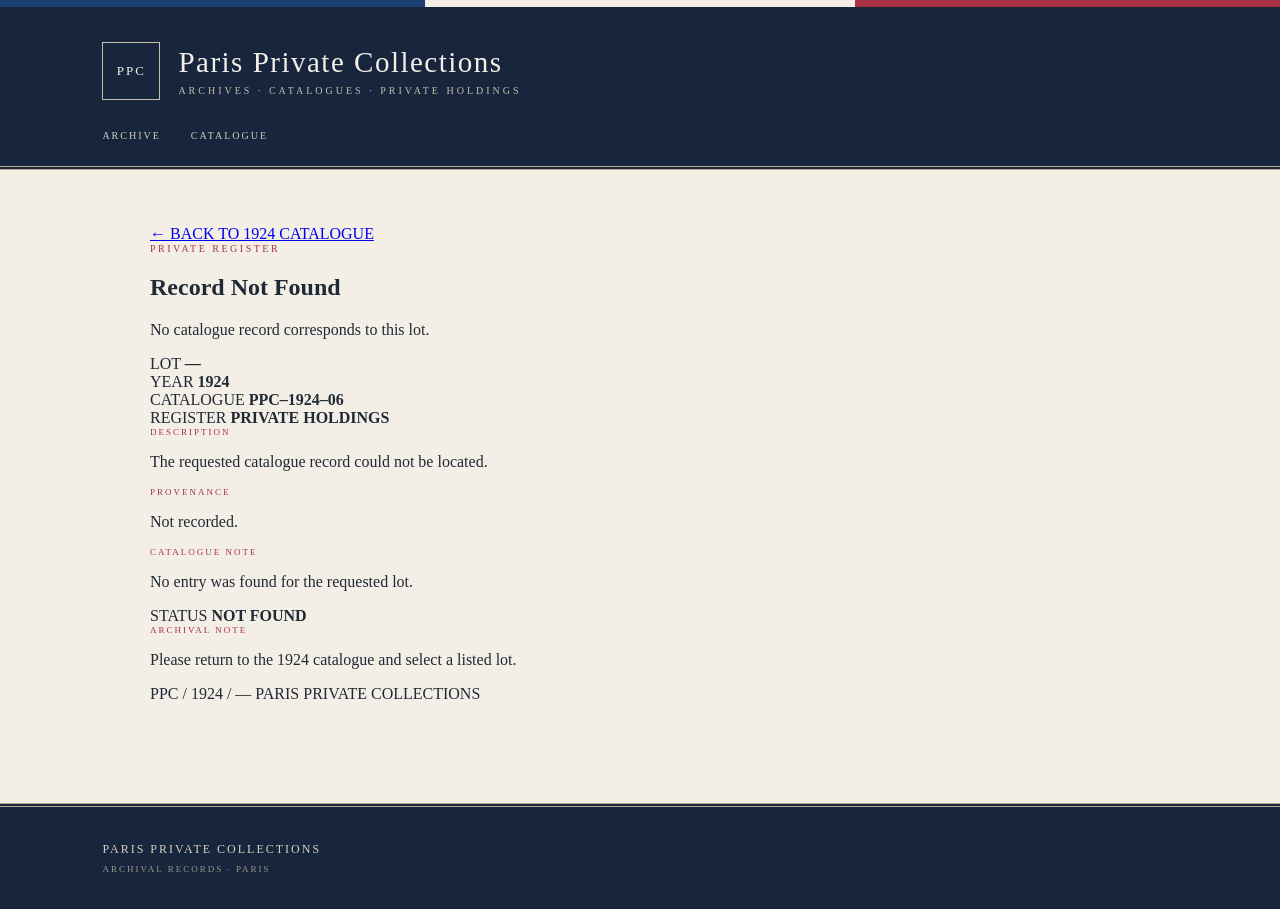
<file: record-1924.html>
<!DOCTYPE html>
<html lang="en">

<head>
    <meta charset="UTF-8">
    <meta name="viewport" content="width=device-width, initial-scale=1.0">

    <title>Paris Private Collections — Record</title>

    <link rel="stylesheet" href="style.css">
</head>

<body>

<header>

    <div class="tricolour-line">
        <span class="blue"></span>
        <span class="white"></span>
        <span class="red"></span>
    </div>

    <div class="header-content">

        <div class="archive-mark">
            PPC
        </div>

        <div>
            <h1>Paris Private Collections</h1>
            <p>ARCHIVES · CATALOGUES · PRIVATE HOLDINGS</p>
        </div>

    </div>

    <nav>
        <a href="index.html">ARCHIVE</a>
        <a href="catalogue-1924.html">CATALOGUE</a>
    </nav>

</header>


<main>

    <div class="back-link">
        <a href="catalogue-1924.html">
            ← BACK TO 1924 CATALOGUE
        </a>
    </div>


    <section class="record-page">

        <div class="record-top">

            <div class="record-heading">

                <p class="eyebrow" id="category"></p>

                <h2 id="title"></h2>

                <p class="record-subtitle" id="subtitle"></p>

            </div>


            <div class="record-number">

                <span>LOT</span>

                <strong id="lotNumber"></strong>

            </div>

        </div>


        <div class="record-meta">

            <div>
                <span>YEAR</span>
                <strong>1924</strong>
            </div>

            <div>
                <span>CATALOGUE</span>
                <strong>PPC–1924–06</strong>
            </div>

            <div>
                <span>REGISTER</span>
                <strong>PRIVATE HOLDINGS</strong>
            </div>

        </div>


        <div class="record-divider"></div>


        <section class="record-section">

            <p class="label">DESCRIPTION</p>

            <p id="description"></p>

        </section>


        <section class="record-section">

            <p class="label">PROVENANCE</p>

            <p id="provenance"></p>

        </section>


        <section class="record-section">

            <p class="label">CATALOGUE NOTE</p>

            <p id="catalogueNote"></p>

        </section>


        <div class="record-status">

            <span>STATUS</span>

            <strong id="status"></strong>

        </div>


        <section class="record-registrar">

            <p class="label">ARCHIVAL NOTE</p>

            <p id="registrarNote"></p>

        </section>


        <!-- ONLY LOT 22 DISPLAYS THIS -->

        <section class="paris-marginal" id="marginalNote">

            <span>ARCHIVIST'S MARGINAL NOTE</span>

            <p>
                <em>
                    The Paris record contains a note about an anonymous jewel
                    from secret records.
                </em>
            </p>

        </section>


        <div class="record-footer">

            <span id="footerLot"></span>

            <span>PARIS PRIVATE COLLECTIONS</span>

        </div>

    </section>

</main>


<footer>

    <div>PARIS PRIVATE COLLECTIONS</div>

    <span>ARCHIVAL RECORDS · PARIS</span>

</footer>


<script>


const records = {


    "18": {

        category: "PERSONAL OBJECTS · PRIVATE REGISTER",

        title: "Silver Dressing Case",

        subtitle: "Engraved silver travelling case",

        description:
            "A silver dressing case containing several fitted compartments and engraved decorative details.",

        provenance:
            "Private collection.",

        catalogueNote:
            "Object examined and entered into the private register.",

        status:
            "RECORDED",

        registrarNote:
            "The available documentation contains no confirmed maker attribution."

    },


    "19": {

        category: "JEWELLERY · PRIVATE REGISTER",

        title: "Sapphire Dress Ring",

        subtitle: "Sapphire and diamond ring",

        description:
            "A small dress ring set with a central sapphire surrounded by several smaller stones.",

        provenance:
            "Provenance unknown.",

        catalogueNote:
            "Object recorded following private examination.",

        status:
            "RECORDED",

        registrarNote:
            "No earlier catalogue reference was located."

    },


    "20": {

        category: "OBJECTS · PRIVATE REGISTER",

        title: "Art Deco Vanity Mirror",

        subtitle: "Silver-framed dressing mirror",

        description:
            "A rectangular dressing mirror with a decorated silver-coloured frame.",

        provenance:
            "Private Parisian collection.",

        catalogueNote:
            "Object entered into the collection register.",

        status:
            "RECORDED",

        registrarNote:
            "Collection documentation was incomplete at the time of registration."

    },


    "21": {

        category: "JEWELLERY · PRIVATE REGISTER",

        title: "Diamond Pendant",

        subtitle: "Small pendant with suspended stone",

        description:
            "A pendant featuring a central diamond mounted within a simple decorative setting.",

        provenance:
            "Private European collection.",

        catalogueNote:
            "Object examined and entered into the private register.",

        status:
            "RECORDED",

        registrarNote:
            "No continuous provenance was established."

    },


    "22": {

        category: "JEWELLERY · PRIVATE REGISTER",

        title: "Unidentified Crystal Jewel",

        subtitle: "Crystal surrounded by five diamonds",

        description:
            "An unusually formed jewel consisting of a central crystal surrounded by five diamonds. The object was presented without a confirmed maker or previous catalogue title.",

        provenance:
            "Provenance unknown.",

        catalogueNote:
            "Object entered into the private register following examination.",

        status:
            "RECORDED",

        registrarNote:
            "The object resembles an earlier jewel described in an English private auction record dated 1911. No continuous provenance could be established."

    },


    "23": {

        category: "JEWELLERY · PRIVATE REGISTER",

        title: "Garnet Bracelet",

        subtitle: "Garnet and gold bracelet",

        description:
            "A decorative bracelet composed of garnet stones mounted within a gold-coloured setting.",

        provenance:
            "Private collection.",

        catalogueNote:
            "Object entered into the private register following examination.",

        status:
            "RECORDED",

        registrarNote:
            "No earlier catalogue record was located."

    },


    "24": {

        category: "PERSONAL OBJECTS · PRIVATE REGISTER",

        title: "Enamelled Cigarette Case",

        subtitle: "Decorated enamel case",

        description:
            "A small enamelled case decorated with geometric ornament and fitted with a hinged lid.",

        provenance:
            "Provenance unknown.",

        catalogueNote:
            "Object recorded among selected private holdings.",

        status:
            "RECORDED",

        registrarNote:
            "Available collection documentation was limited."

    }

};


/* Read the lot number from the URL */

const params = new URLSearchParams(window.location.search);

const lot = params.get("lot");


/* Find the matching record */

const record = records[lot];


/* Display the record */

if (record) {

    document.getElementById("category").textContent =
        record.category;

    document.getElementById("title").textContent =
        record.title;

    document.getElementById("subtitle").textContent =
        record.subtitle;

    document.getElementById("lotNumber").textContent =
        lot;

    document.getElementById("description").textContent =
        record.description;

    document.getElementById("provenance").textContent =
        record.provenance;

    document.getElementById("catalogueNote").textContent =
        record.catalogueNote;

    document.getElementById("status").textContent =
        record.status;

    document.getElementById("registrarNote").textContent =
        record.registrarNote;

    document.getElementById("footerLot").textContent =
        "PPC / 1924 / " + lot;

}


/* Hide the special note from every lot except Lot 22 */

if (lot !== "22") {

    document.getElementById("marginalNote").style.display =
        "none";

}


/* Handle invalid lot numbers */

if (!record) {

    document.getElementById("category").textContent =
        "PRIVATE REGISTER";

    document.getElementById("title").textContent =
        "Record Not Found";

    document.getElementById("subtitle").textContent =
        "No catalogue record corresponds to this lot.";

    document.getElementById("lotNumber").textContent =
        "—";

    document.getElementById("description").textContent =
        "The requested catalogue record could not be located.";

    document.getElementById("provenance").textContent =
        "Not recorded.";

    document.getElementById("catalogueNote").textContent =
        "No entry was found for the requested lot.";

    document.getElementById("status").textContent =
        "NOT FOUND";

    document.getElementById("registrarNote").textContent =
        "Please return to the 1924 catalogue and select a listed lot.";

    document.getElementById("footerLot").textContent =
        "PPC / 1924 / —";

}

</script>

</body>
</html>
</file>
<file: style.css>
* {
    box-sizing: border-box;
}

body {
    margin: 0;
    background: #f3efe6;
    color: #202936;
    font-family: Georgia, "Times New Roman", serif;
}


/* =========================================
   HEADER
========================================= */

header {
    background: #17263d;
    color: #f3efe6;
    padding: 0 8% 25px;
    border-bottom: 4px double #b8a98c;
}

.tricolour-line {
    display: flex;
    height: 7px;
    margin: 0 -10%;
}

.tricolour-line .blue {
    flex: 1;
    background: #1b3f73;
}

.tricolour-line .white {
    flex: 1;
    background: #f3efe6;
}

.tricolour-line .red {
    flex: 1;
    background: #a83245;
}


/* Header content */

.header-content {
    display: flex;
    align-items: center;
    gap: 18px;
    padding-top: 35px;
}

.archive-mark {
    width: 58px;
    height: 58px;

    display: flex;
    align-items: center;
    justify-content: center;

    border: 1px solid #c8bda8;

    color: #f3efe6;

    font-size: 13px;
    letter-spacing: 2px;
}

.header-content h1 {
    margin: 0;

    font-size: 29px;
    font-weight: normal;
    letter-spacing: 1.5px;
}

.header-content p {
    margin: 6px 0 0;

    color: #c8bda8;

    font-size: 10px;
    letter-spacing: 3px;
    text-transform: uppercase;
}


/* Navigation */

nav {
    display: flex;
    gap: 30px;
    margin-top: 30px;
}

nav a {
    color: #d8cfbe;

    font-size: 10px;
    letter-spacing: 2px;

    text-decoration: none;
}

nav a:hover {
    color: #ffffff;
}


/* =========================================
   MAIN
========================================= */

main {
    max-width: 1050px;

    margin: 55px auto;

    padding: 0 35px;
}


/* Hero */

.hero {
    max-width: 760px;

    padding-bottom: 50px;

    border-bottom: 1px solid #c9c0b1;
}

.eyebrow {
    margin: 0 0 13px;

    color: #a83245;

    font-size: 10px;
    letter-spacing: 2.5px;
    text-transform: uppercase;
}

.hero h2 {
    margin: 0;

    color: #17263d;

    font-size: 54px;
    font-weight: normal;
    line-height: 1.08;
}

.hero-text {
    max-width: 610px;

    margin-top: 25px;

    color: #655f57;

    font-size: 15px;
    line-height: 1.8;
}


/* =========================================
   SEARCH
========================================= */

.search-panel {
    display: flex;
    align-items: end;
    justify-content: space-between;
    gap: 30px;

    margin-top: 50px;
    padding: 28px 30px;

    background: #e7e0d3;

    border-top: 2px solid #1b3f73;
    border-bottom: 1px solid #c3b9a8;
}

.label {
    margin: 0 0 10px;

    color: #a83245;

    font-size: 9px;
    letter-spacing: 2px;
    text-transform: uppercase;
}

.search-panel h3 {
    margin: 0;

    color: #17263d;

    font-size: 25px;
    font-weight: normal;
}

.search-box {
    display: flex;
    gap: 8px;
}

.search-box input {
    width: 170px;

    padding: 13px;

    border: 1px solid #b8ae9f;

    background: #f8f5ee;

    color: #202936;

    font-family: Georgia, "Times New Roman", serif;

    outline: none;
}

.search-box input:focus {
    border-color: #1b3f73;
}

.search-box button {
    padding: 0 22px;

    border: 1px solid #1b3f73;

    background: #1b3f73;

    color: #f3efe6;

    font-family: Georgia, "Times New Roman", serif;

    font-size: 11px;
    letter-spacing: 1px;

    cursor: pointer;
}

.search-box button:hover {
    background: #a83245;
    border-color: #a83245;
}

.search-message {
    position: absolute;

    margin-top: 70px;

    color: #a83245;

    font-size: 11px;
}


/* =========================================
   CATALOGUES
========================================= */

.catalogues {
    margin-top: 85px;
}

.section-heading {
    display: flex;
    justify-content: space-between;
    align-items: end;

    padding-bottom: 15px;

    border-bottom: 3px double #9d9588;
}

.section-heading h3 {
    margin: 0;

    color: #17263d;

    font-size: 27px;
    font-weight: normal;
}

.section-heading > span {
    color: #81796e;

    font-size: 9px;
    letter-spacing: 2px;
}


/* Catalogue list */

.catalogue-list {
    margin-top: 10px;
}

.catalogue-entry {
    display: grid;

    grid-template-columns: 100px 1fr 150px;

    align-items: center;

    min-height: 125px;

    padding: 22px 15px;

    border-bottom: 1px solid #c9c0b1;

    transition: background 0.2s ease;
}

.catalogue-entry:hover {
    background: #e9e3d8;
}

.catalogue-year {
    color: #5c6e87;

    font-size: 27px;
}

.catalogue-info {
    padding-right: 25px;
}

.catalogue-info .category {
    margin: 0 0 7px;

    color: #a83245;

    font-size: 8px;
    letter-spacing: 2px;
}

.catalogue-info h4 {
    margin: 0;

    color: #202936;

    font-size: 21px;
    font-weight: normal;
}

.catalogue-info span {
    display: block;

    margin-top: 8px;

    color: #81796e;

    font-size: 11px;
}

.catalogue-entry > a {
    color: #1b3f73;

    font-size: 9px;
    letter-spacing: 1.5px;

    text-align: right;

    text-decoration: none;
}

.catalogue-entry > a:hover {
    color: #a83245;

    text-decoration: underline;
}


/* =========================================
   ABOUT
========================================= */

.about {
    max-width: 720px;

    margin: 85px 0 20px;

    padding: 30px;

    background: #e7e0d3;

    border-left: 3px solid #a83245;
}

.about h3 {
    margin: 0 0 15px;

    color: #17263d;

    font-size: 27px;
    font-weight: normal;
}

.about p:not(.label) {
    margin: 12px 0;

    color: #655f57;

    font-size: 14px;
    line-height: 1.8;
}


/* =========================================
   FOOTER
========================================= */

footer {
    margin-top: 100px;

    padding: 35px 8%;

    background: #17263d;

    color: #d8cfbe;

    border-top: 4px double #b8a98c;
}

footer div {
    font-size: 12px;
    letter-spacing: 2px;
}

footer span {
    display: block;

    margin-top: 7px;

    color: #9e9588;

    font-size: 9px;
    letter-spacing: 2px;
}


/* =========================================
   MOBILE
========================================= */

@media (max-width: 700px) {

    main {
        margin: 35px auto;
        padding: 0 20px;
    }

    .hero h2 {
        font-size: 40px;
    }

    .search-panel {
        flex-direction: column;
        align-items: flex-start;
    }

    .search-box {
        width: 100%;
    }

    .search-box input {
        flex: 1;
    }

    .catalogue-entry {
        grid-template-columns: 70px 1fr;
        gap: 10px;
    }

    .catalogue-entry > a {
        grid-column: 2;

        margin-top: 10px;

        text-align: left;
    }

    nav {
        gap: 15px;
        flex-wrap: wrap;
    }

/* =========================================
   PARIS 1924 — RECORD PAGE
   ========================================= */

.record-page {
    max-width: 900px;
    margin: 45px auto 0;
    padding: 55px 60px;
    background: #faf8f2;
    border: 1px solid #c9c0b1;
    box-shadow: 0 10px 28px rgba(23, 38, 61, 0.07);
}


/* =========================================
   RECORD HEADER
   ========================================= */

.record-top {
    display: flex;
    justify-content: space-between;
    align-items: flex-start;
    gap: 40px;
    padding-bottom: 32px;
    border-bottom: 1px solid #c9c0b1;
}

.record-heading {
    flex: 1;
}

.record-heading .eyebrow {
    margin: 0 0 13px;
    color: #a83245;
    font-size: 9px;
    letter-spacing: 3px;
    text-transform: uppercase;
}

.record-heading h2 {
    margin: 0;
    color: #17263d;
    font-size: 44px;
    font-weight: normal;
    line-height: 1.12;
}

.record-subtitle {
    margin: 12px 0 0;
    color: #777169;
    font-size: 15px;
    font-style: italic;
}


/* =========================================
   LOT NUMBER
   ========================================= */

.record-number {
    min-width: 95px;
    padding-left: 25px;
    border-left: 1px solid #c9c0b1;
}

.record-number span {
    display: block;
    color: #a83245;
    font-size: 8px;
    letter-spacing: 3px;
}

.record-number strong {
    display: block;
    margin-top: 3px;
    color: #17263d;
    font-family: Georgia, "Times New Roman", serif;
    font-size: 50px;
    font-weight: normal;
}


/* =========================================
   RECORD METADATA
   ========================================= */

.record-meta {
    display: grid;
    grid-template-columns: repeat(3, 1fr);
    margin-top: 32px;
    border: 1px solid #c9c0b1;
    background: #eee9df;
}

.record-meta div {
    padding: 17px 20px;
    border-right: 1px solid #c9c0b1;
}

.record-meta div:last-child {
    border-right: none;
}

.record-meta span {
    display: block;
    margin-bottom: 7px;
    color: #a83245;
    font-size: 8px;
    letter-spacing: 2px;
}

.record-meta strong {
    color: #303946;
    font-size: 11px;
    font-weight: normal;
}


/* =========================================
   DIVIDER
   ========================================= */

.record-divider {
    width: 45px;
    height: 3px;
    margin: 42px 0;
    background: #a83245;
}


/* =========================================
   RECORD SECTIONS
   ========================================= */

.record-section {
    margin-bottom: 34px;
}

.record-section .label,
.record-registrar .label {
    margin-bottom: 9px;
    color: #1b3f73;
    font-size: 9px;
    letter-spacing: 2.5px;
    text-transform: uppercase;
}

.record-section > p:not(.label),
.record-registrar > p:not(.label) {
    max-width: 740px;
    margin: 0;
    color: #464b50;
    font-size: 15px;
    line-height: 1.85;
}


/* =========================================
   STATUS
   ========================================= */

.record-status {
    display: inline-flex;
    flex-direction: column;
    gap: 6px;
    margin: 5px 0 38px;
    padding: 14px 22px;
    background: #eee9df;
    border: 1px solid #c3b9a8;
}

.record-status span {
    color: #777169;
    font-size: 8px;
    letter-spacing: 2px;
}

.record-status strong {
    color: #1b3f73;
    font-size: 14px;
    font-weight: normal;
    letter-spacing: 2px;
}


/* =========================================
   ARCHIVAL NOTE
   ========================================= */

.record-registrar {
    padding: 28px 0;
    border-top: 1px solid #c9c0b1;
    border-bottom: 1px solid #c9c0b1;
}


/* =========================================
   MARGINAL NOTE
   Recurring puzzle convention
   ========================================= */

.paris-marginal {
    position: relative;
    margin-top: 38px;
    padding: 25px 28px;
    background: #eee9df;
    border-left: 3px solid #a83245;
}

.paris-marginal::before {
    content: "PRIVATE ARCHIVE";
    position: absolute;
    top: -8px;
    left: 18px;
    padding: 0 8px;
    background: #faf8f2;
    color: #a83245;
    font-size: 7px;
    letter-spacing: 2px;
}

.paris-marginal span {
    display: block;
    color: #1b3f73;
    font-size: 8px;
    letter-spacing: 2.5px;
    text-transform: uppercase;
}

.paris-marginal p {
    max-width: 700px;
    margin: 11px 0 0;
    color: #55524d;
    font-family: Georgia, "Times New Roman", serif;
    font-size: 15px;
    font-style: italic;
    line-height: 1.8;
}


/* =========================================
   RECORD FOOTER
   ========================================= */

.record-footer {
    display: flex;
    justify-content: space-between;
    gap: 20px;
    margin-top: 40px;
    padding-top: 18px;
    border-top: 1px solid #c9c0b1;
    color: #81796e;
    font-size: 8px;
    letter-spacing: 1.5px;
}


/* =========================================
   BACK LINK
   ========================================= */

.back-link {
    max-width: 900px;
    margin: 0 auto 18px;
}

.back-link a {
    color: #1b3f73;
    font-size: 10px;
    letter-spacing: 1.5px;
    text-decoration: none;
}

.back-link a:hover {
    color: #a83245;
}


/* =========================================
   MOBILE
   ========================================= */

@media (max-width: 700px) {

    .record-page {
        margin: 30px 20px 0;
        padding: 35px 25px;
    }

    .record-top {
        flex-direction: column;
        gap: 25px;
    }

    .record-heading h2 {
        font-size: 34px;
    }

    .record-number {
        min-width: auto;
        padding-left: 0;
        border-left: none;
    }

    .record-meta {
        grid-template-columns: 1fr;
    }

    .record-meta div {
        border-right: none;
        border-bottom: 1px solid #c9c0b1;
    }

    .record-meta div:last-child {
        border-bottom: none;
    }

    .record-footer {
        flex-direction: column;
        gap: 9px;
    }


/* =========================================
   POLISHED 1924 RECORD PAGE
   ========================================= */

.record-page {
    max-width: 920px;
    margin: 55px auto 80px;
    padding: 0;
    background: #f8f4eb;
    border: 1px solid #d8d0c2;
    box-shadow: 0 8px 30px rgba(0, 0, 0, 0.08);
}


/* TOP RECORD HEADER */

.record-top {
    display: flex;
    justify-content: space-between;
    align-items: flex-start;
    padding: 48px 55px 35px;
    border-bottom: 1px solid #d8d0c2;
}

.record-heading {
    max-width: 700px;
}

.record-heading .eyebrow {
    margin: 0 0 12px;
    font-size: 11px;
    letter-spacing: 2px;
    color: #a83245;
    text-transform: uppercase;
}

.record-heading h2 {
    margin: 0;
    font-family: Georgia, "Times New Roman", serif;
    font-size: 36px;
    font-weight: normal;
    line-height: 1.15;
    color: #17263d;
}

.record-subtitle {
    margin: 12px 0 0;
    font-family: Georgia, "Times New Roman", serif;
    font-size: 16px;
    font-style: italic;
    color: #716b61;
}


/* LOT NUMBER */

.record-number {
    min-width: 95px;
    margin-left: 30px;
    text-align: right;
}

.record-number span {
    display: block;
    margin-bottom: 4px;
    font-size: 10px;
    letter-spacing: 2px;
    color: #8c8478;
}

.record-number strong {
    font-family: Georgia, "Times New Roman", serif;
    font-size: 42px;
    font-weight: normal;
    color: #17263d;
}


/* META INFORMATION */

.record-meta {
    display: grid;
    grid-template-columns: repeat(3, 1fr);
    padding: 24px 55px;
    background: #f1ece2;
    border-bottom: 1px solid #d8d0c2;
}

.record-meta div {
    padding-right: 20px;
}

.record-meta div:not(:last-child) {
    border-right: 1px solid #d8d0c2;
}

.record-meta div + div {
    padding-left: 25px;
}

.record-meta span {
    display: block;
    margin-bottom: 6px;
    font-size: 9px;
    letter-spacing: 1.8px;
    color: #8c8478;
}

.record-meta strong {
    font-size: 12px;
    letter-spacing: 0.7px;
    font-weight: normal;
    color: #17263d;
}


/* DIVIDER */

.record-divider {
    height: 1px;
    margin: 0 55px;
    background: #d8d0c2;
}


/* SECTIONS */

.record-section {
    padding: 30px 55px 5px;
}

.record-section .label,
.record-registrar .label {
    margin: 0 0 10px;
    font-size: 9px;
    letter-spacing: 2px;
    color: #a83245;
    text-transform: uppercase;
}

.record-section p:not(.label),
.record-registrar p:not(.label) {
    margin: 0;
    max-width: 760px;
    font-family: Georgia, "Times New Roman", serif;
    font-size: 15px;
    line-height: 1.8;
    color: #3f3a34;
}


/* STATUS */

.record-status {
    display: flex;
    align-items: center;
    justify-content: space-between;
    margin: 35px 55px 10px;
    padding: 16px 18px;
    border-top: 1px solid #d8d0c2;
    border-bottom: 1px solid #d8d0c2;
}

.record-status span {
    font-size: 9px;
    letter-spacing: 2px;
    color: #8c8478;
}

.record-status strong {
    font-size: 11px;
    letter-spacing: 1.5px;
    font-weight: normal;
    color: #17263d;
}


/* ARCHIVAL NOTE */

.record-registrar {
    padding: 28px 55px 35px;
}


/* SPECIAL LOT 22 NOTE */

.paris-marginal {
    margin: 5px 55px 35px;
    padding: 20px 24px;
    background: #eee7da;
    border-left: 3px solid #a83245;
}

.paris-marginal span {
    display: block;
    margin-bottom: 9px;
    font-size: 9px;
    letter-spacing: 1.8px;
    color: #a83245;
}

.paris-marginal p {
    margin: 0;
    font-family: Georgia, "Times New Roman", serif;
    font-size: 14px;
    line-height: 1.7;
    color: #514b43;
}


/* FOOTER INSIDE RECORD */

.record-footer {
    display: flex;
    justify-content: space-between;
    padding: 18px 55px;
    border-top: 1px solid #d8d0c2;
    background: #f1ece2;
    font-size: 9px;
    letter-spacing: 1.5px;
    color: #8c8478;
}


/* BACK LINK */

.back-link {
    max-width: 920px;
    margin: 35px auto 0;
}

.back-link a {
    font-size: 10px;
    letter-spacing: 1.5px;
    color: #17263d;
    text-decoration: none;
}

.back-link a:hover {
    color: #a83245;
}


/* MOBILE */

@media (max-width: 700px) {

    .record-page {
        margin: 30px 15px 50px;
    }

    .record-top {
        padding: 30px 25px;
        flex-direction: column;
    }

    .record-heading h2 {
        font-size: 29px;
    }

    .record-number {
        margin: 25px 0 0;
        text-align: left;
    }

    .record-meta {
        grid-template-columns: 1fr;
        padding: 20px 25px;
        gap: 18px;
    }

    .record-meta div:not(:last-child) {
        border-right: none;
        border-bottom: 1px solid #d8d0c2;
        padding-bottom: 15px;
    }

    .record-meta div + div {
        padding-left: 0;
    }

    .record-section {
        padding-left: 25px;
        padding-right: 25px;
    }

    .record-status {
        margin-left: 25px;
        margin-right: 25px;
    }

    .record-registrar {
        padding-left: 25px;
        padding-right: 25px;
    }

    .paris-marginal {
        margin-left: 25px;
        margin-right: 25px;
    }

    .record-footer {
        padding-left: 25px;
        padding-right: 25px;
        flex-direction: column;
        gap: 8px;
    }

    .back-link {
        margin-left: 15px;
        margin-right: 15px;
    }
}
</file>
